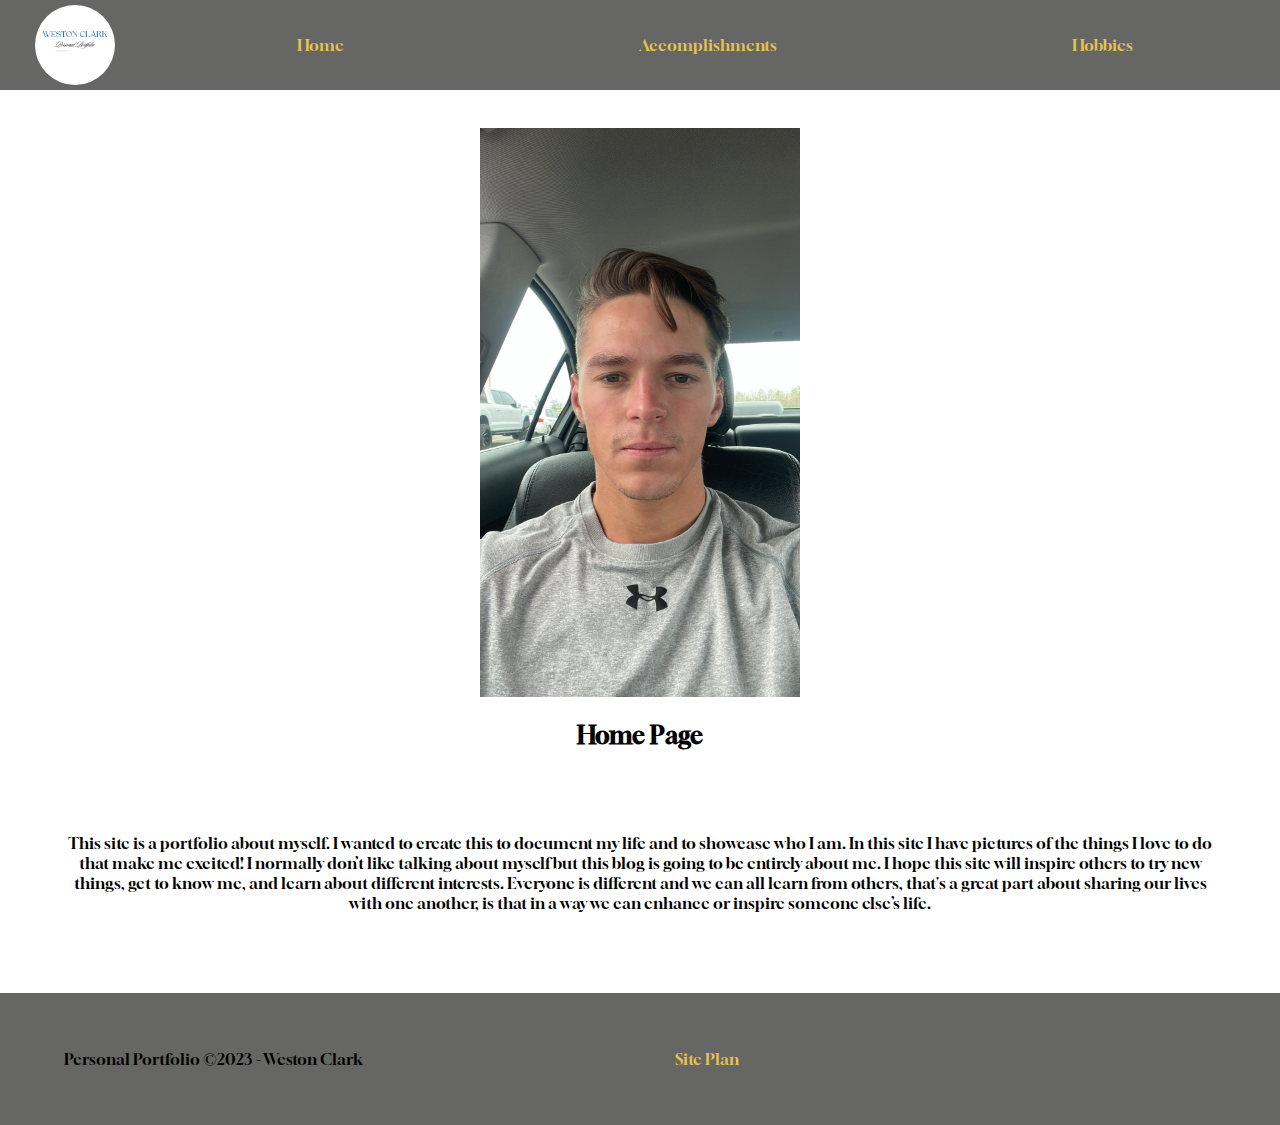
<file: index.html>
<!DOCTYPE html>
<html lang="en">

<head>
    <link rel="stylesheet" href="styles/portfolio.css">
    <meta charset="UTF-8">
    <meta http-equiv="X-UA-Compatible" content="IE=edge">
    <meta name="viewport" content="width=device-width, initial-scale=1.0">
    <title>Portfolio| Weston Clark |</title>
</head>

<body>
    <div id="content">
        <header>
            <a id="logo_link" href="index.html">
                <img class="logo" src="images/westonclark.png" alt="logo">
            </a>
            <nav>
                <a href="#">Home</a>
                <a href="accomplishments.html">Accomplishments</a>
                <a href="hobbies.html">Hobbies</a>
            </nav>
        </header>
        <main class="home-main">
            <img id="clark" src="images/westonclark.jpg" alt="Weston Clark">
            <h2 id="home">Home Page</h2>
            <p>This site is a portfolio about myself. I wanted to create this to document my life and to showcase who I
                am. In this site I have pictures of the things I love to do that make me excited! I normally don’t like
                talking about myself but this blog is going to be entirely about me. I hope this site will inspire
                others to try new things, get to know me, and learn about different interests. Everyone is different and
                we can all learn from others, that's a great part about sharing our lives with one another, is that in a
                way we can enhance or inspire someone else’s life.</p>
        </main>
        <footer>
            <p>Personal Portfolio &copy;2023 - Weston Clark</p>
            <p><a href="site-plan.html">Site Plan</a></p>
        </footer>
    </div>
</body>
</html>
</file>
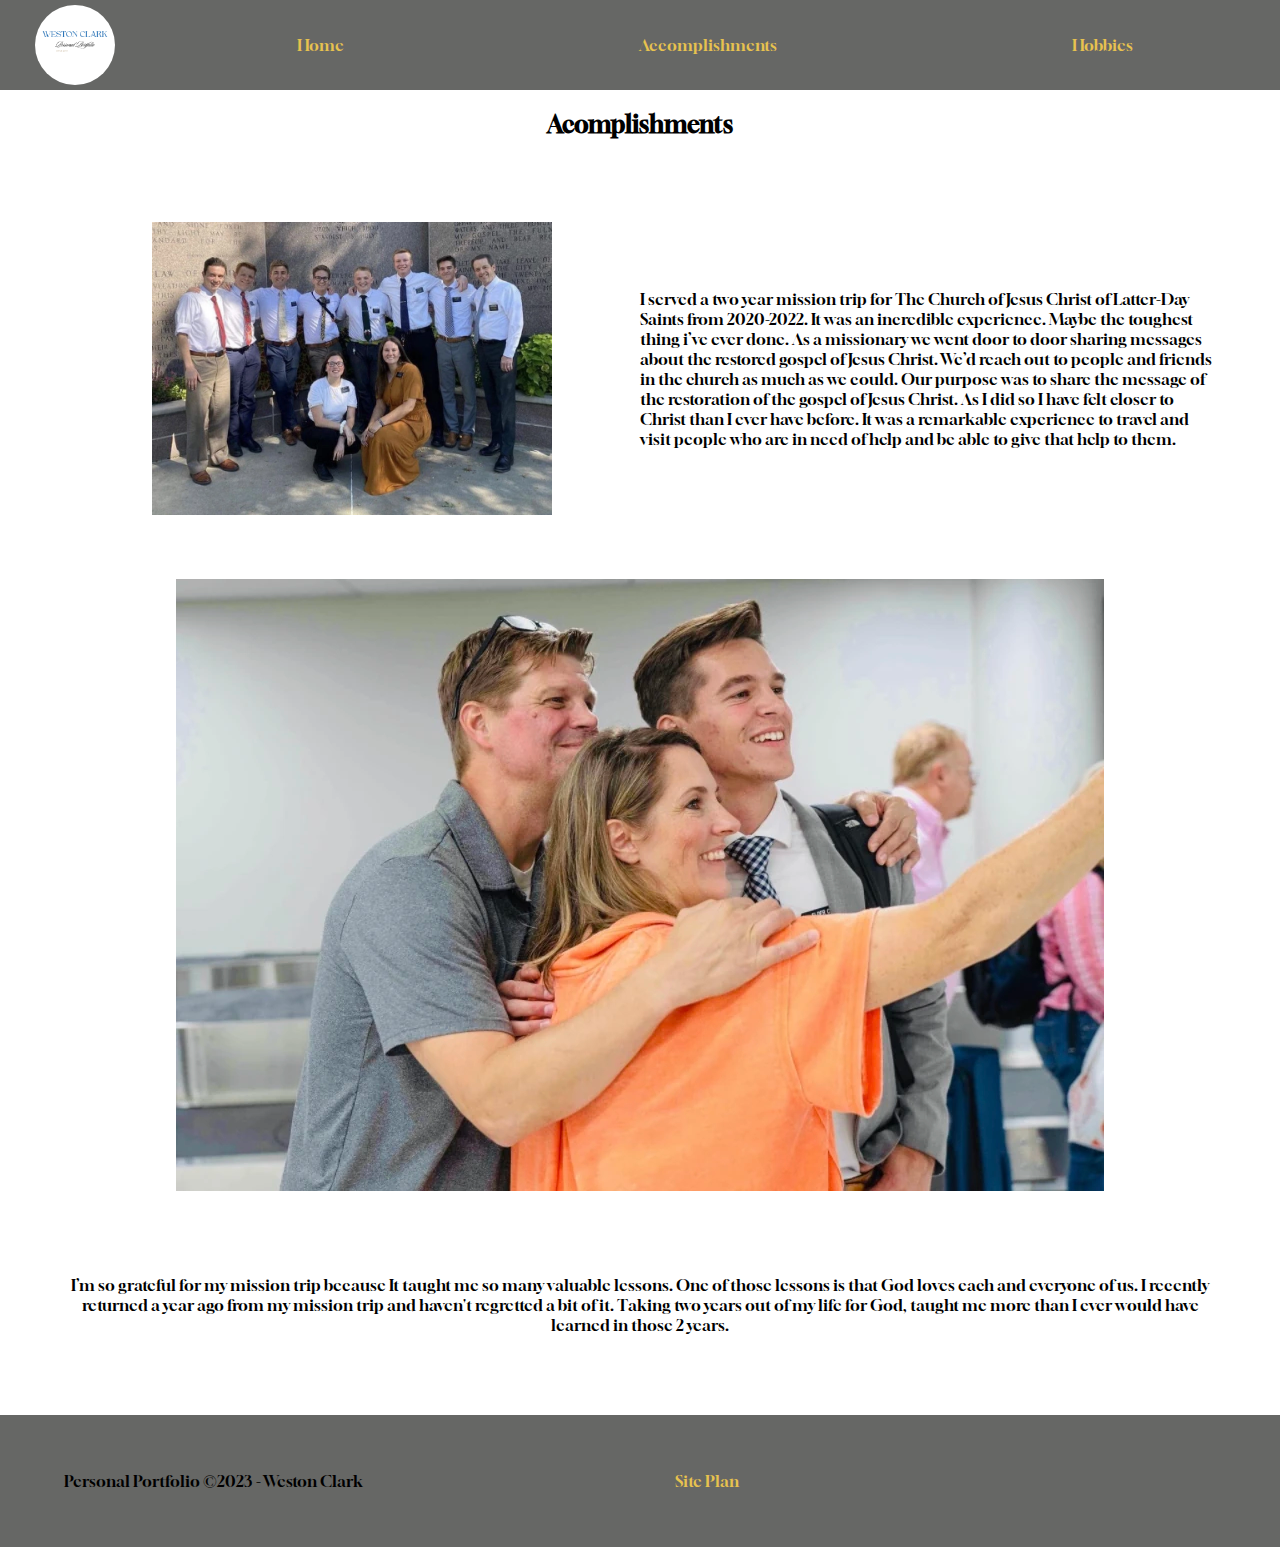
<file: accomplishments.html>
<!DOCTYPE html>
<html lang="en">

<head>
    <meta charset="UTF-8">
    <meta name="viewport" content="width=device-width, initial-scale=1.0">
    <title>Document</title>
    <link rel="stylesheet" href="styles/portfolio.css">
</head>

<body>
    <div id="content">
        <header>
            <a id="logo_link" href="index.html">
                <img class="logo" src="images/westonclark.png" alt="logo">
            </a>
            <nav>
                <a href="index.html">Home</a>
                <a href="accomplishments.html">Accomplishments</a>
                <a href="hobbies.html">Hobbies</a>
            </nav>
        </header>
        <main class="acc-main">
        <h2>Acomplishments</h2>
        <div class="mission">
            <img src="images/mission.webp" alt="mission photo" class="float-left" width="400">
            <p>I served a two year mission trip for The Church of Jesus Christ of Latter-Day Saints from 2020-2022. It was an
                incredible experience. Maybe the toughest thing i’ve ever done. As a missionary we went door to door sharing
                messages about the restored gospel of Jesus Christ. We’d reach out to people and friends in the church as much
                as we
                could. Our purpose was to share the message of the restoration of the gospel of Jesus Christ. As I did so I have
                felt closer to Christ than I ever have before. It was a remarkable experience to travel and visit people who are
                in
                need of help and be able to give that help to them.
            </p>    
        </div>
        <div class="return">
            <img src="images/mission2.webp" alt="Mission photo" class="float-right">
            <p> I’m so grateful for my mission trip because It taught me so many valuable lessons. One of those lessons is that
                God
                loves each and everyone of us. I recently returned a year ago from my mission trip and haven't regretted a bit
                of
                it. Taking two years out of my life for God, taught me more than I ever would have learned in those 2 years.
            </p>
        </div>
        </main>
        <footer>
            <p>Personal Portfolio &copy;2023 - Weston Clark</p>
            <p><a href="site-plan.html">Site Plan</a></p>
        </footer>
        
    </div>
</body>
</html>
</file>
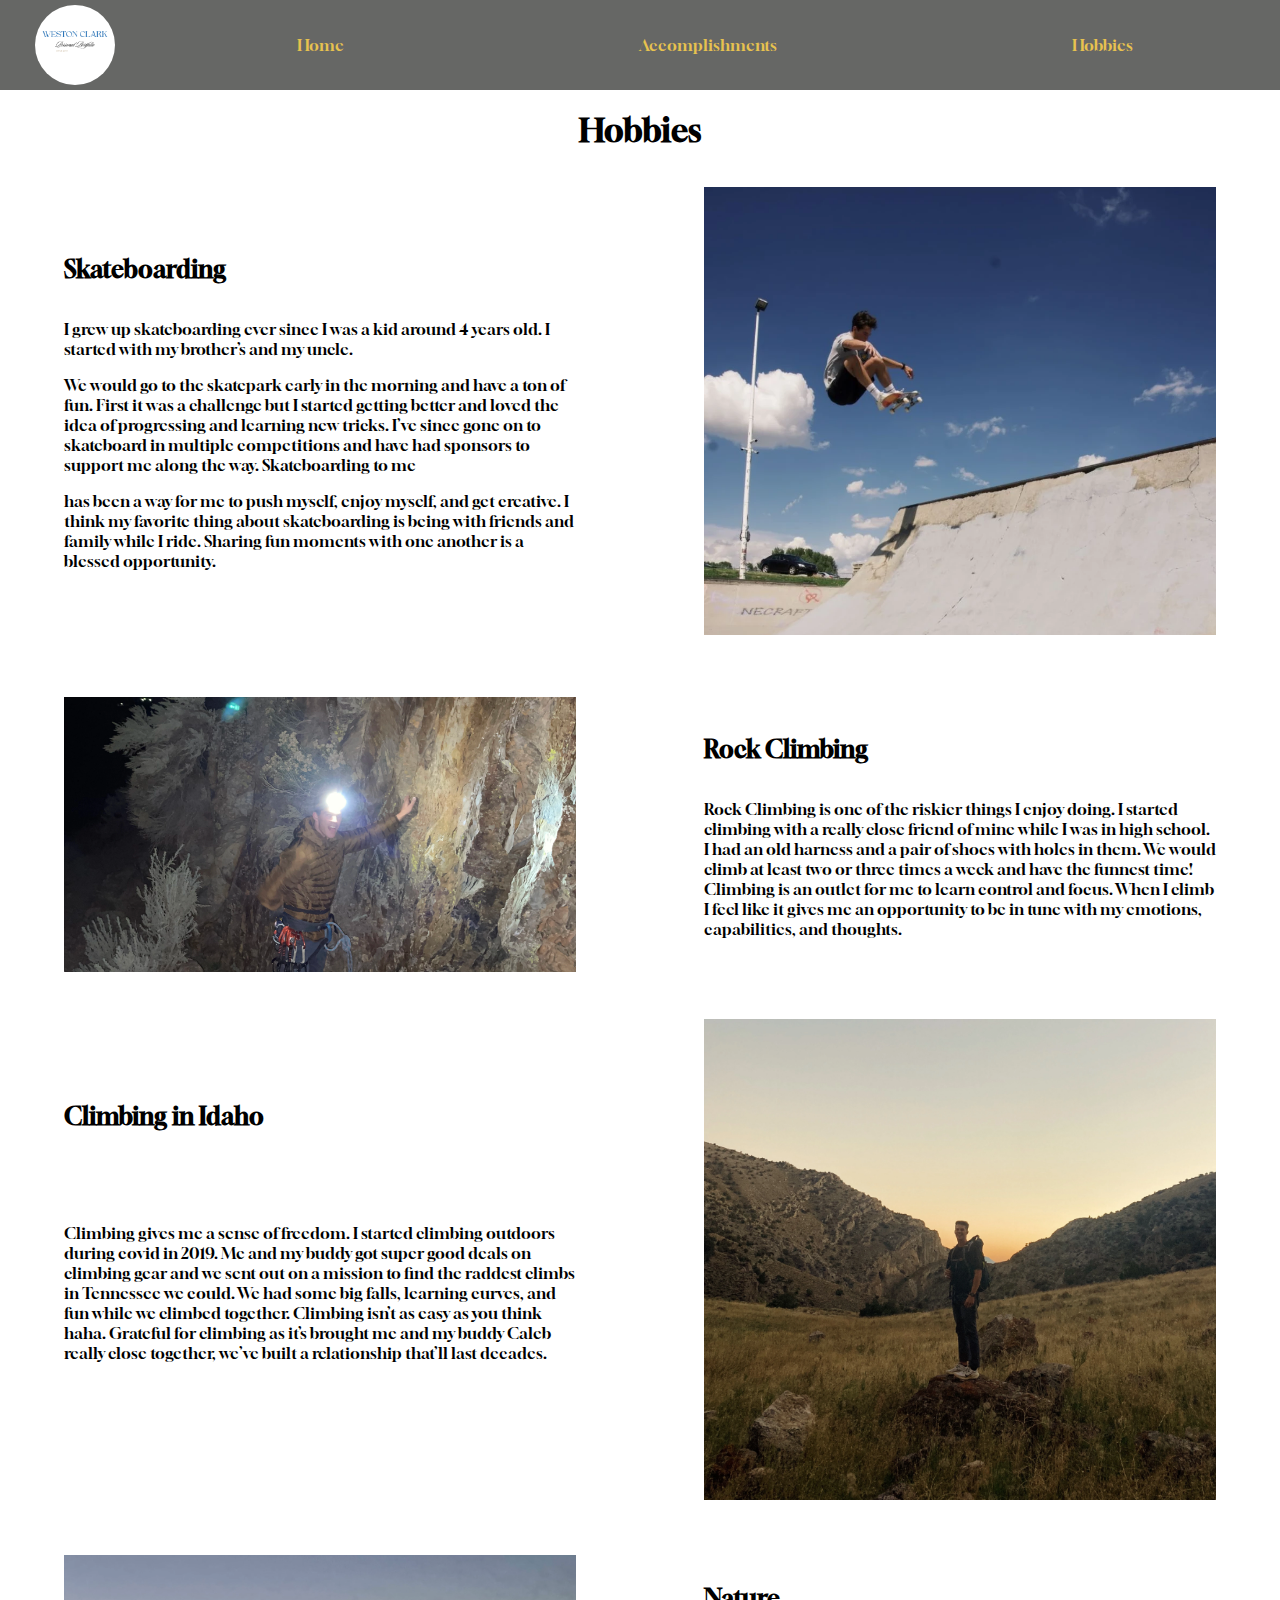
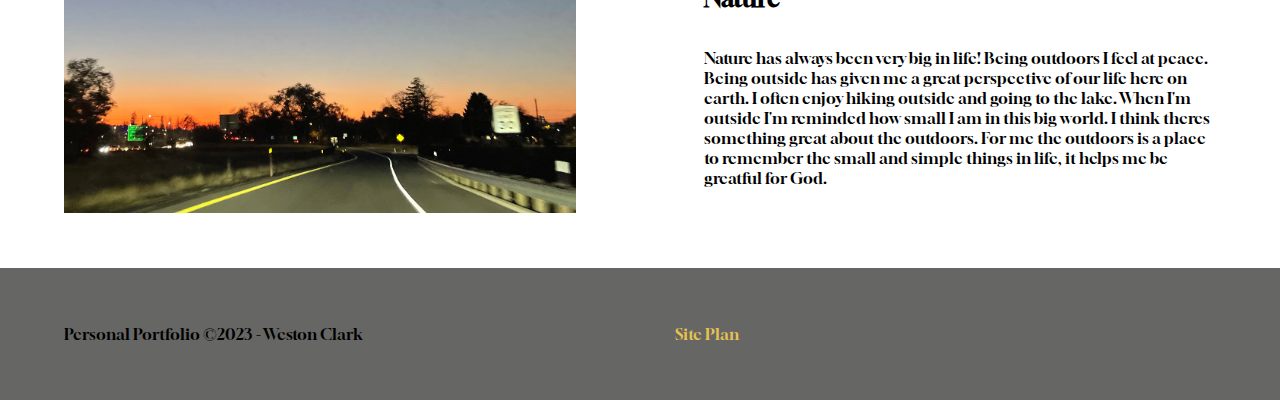
<file: hobbies.html>
<!DOCTYPE html>
<html lang="en">

<head>
    <link rel="stylesheet" href="styles/portfolio.css">
    <meta charset="UTF-8">
    <meta http-equiv="X-UA-Compatible" content="IE=edge">
    <meta name="viewport" content="width=device-width, initial-scale=1.0">
    <title>Portfolio| Weston Clark |</title>
</head>

<body>
    <div id="content">
        <header>
            <a id="logo_link" href="index.html">
                <img class="logo" src="images/westonclark.png" alt="logo">
            </a>
            <nav>
                <a href="index.html">Home</a>
                <a href="accomplishments.html">Accomplishments</a>
                <a href="hobbies.html">Hobbies</a>
            </nav>
        </header>
        <main class="hobb-main">
            <h1>Hobbies</h1>
            <section class="hobby">
                <h2>Skateboarding</h2>
                <div class="info">
                    <p>I grew up skateboarding ever since I was a kid around 4 years old. I started with my brother’s and my
                        uncle.
                    </p>
                    <p>
                        We would go to the skatepark early in the morning and have a ton of fun. First it was a challenge but I
                        started getting better and loved the idea of progressing and learning new tricks. I’ve since gone on to
                        skateboard in multiple competitions and have had sponsors to support me along the way. Skateboarding to
                        me
                    </p>
                    <p>
                        has been a way for me to push myself, enjoy myself, and get creative. I think my favorite thing about
                        skateboarding is being with friends and family while I ride. Sharing fun moments with one another is a
                        blessed opportunity.
                    </p>
                </div>
                <img src="images/skateboard.webp" alt="skateboarding" class="float-right" width="400">
            </section>
            <section class="hobby">
                <h2>Rock Climbing</h2>
                <div class="info">
                    <p>Rock Climbing is one of the riskier things I enjoy doing. I started climbing with a really close
                        friend
                        of mine while I was in high school. I had an old harness and a pair of shoes with holes in them. We
                        would climb at least two or three times a week and have the funnest time! Climbing is an outlet for
                        me
                        to learn control and focus. When I climb I feel like it gives me an opportunity to be in tune with
                        my
                        emotions, capabilities, and thoughts.
                    </p>
                </div>
                <img class="reverse" src="images/climb.webp" alt="rock climbing" class="float-left">
            </section>
            <section class="hobby">
                <h2>Climbing in Idaho</h2>
                <div class="info">
                    <p> Climbing gives me a sense of freedom. I started climbing outdoors during covid in 2019. Me and my buddy
                        got
                        super good deals on climbing gear and we sent out on a mission to find the raddest climbs in Tennessee
                        we
                        could. We had some big falls, learning curves, and fun while we climbed together. Climbing isn’t as easy
                        as
                        you think haha. Grateful for climbing as it’s brought me and my buddy Caleb really close together, we’ve
                        built a relationship that’ll last decades.</p>
                    </div>
                    <img src="images/homepage.webp" alt="climbing outdoors" width="400">
            </section>
            <section class="hobby ">
                <h2>Nature</h2>
                <div class="info">
                    <p>Nature has always been very big in life! Being outdoors I feel at peace. Being outside has given me a
                        great
                        perspective of our life here on earth. I often enjoy hiking outside and going to the lake. When I'm
                        outside
                        I'm reminded how small I am in this big world. I think theres something great about the outdoors. For me
                        the
                        outdoors is a place to remember the small and simple things in life, it helps me be greatful for God.
                    </p>
                </div>
                <img class="reverse" src="images/sunsetdrive.webp" alt="sunset drive">
            </section>
        </main>
        <footer>
            <p>Personal Portfolio &copy;2023 - Weston Clark</p>
            <p><a href="site-plan.html">Site Plan</a></p>
        </footer>
    </div>
</body>
</file>
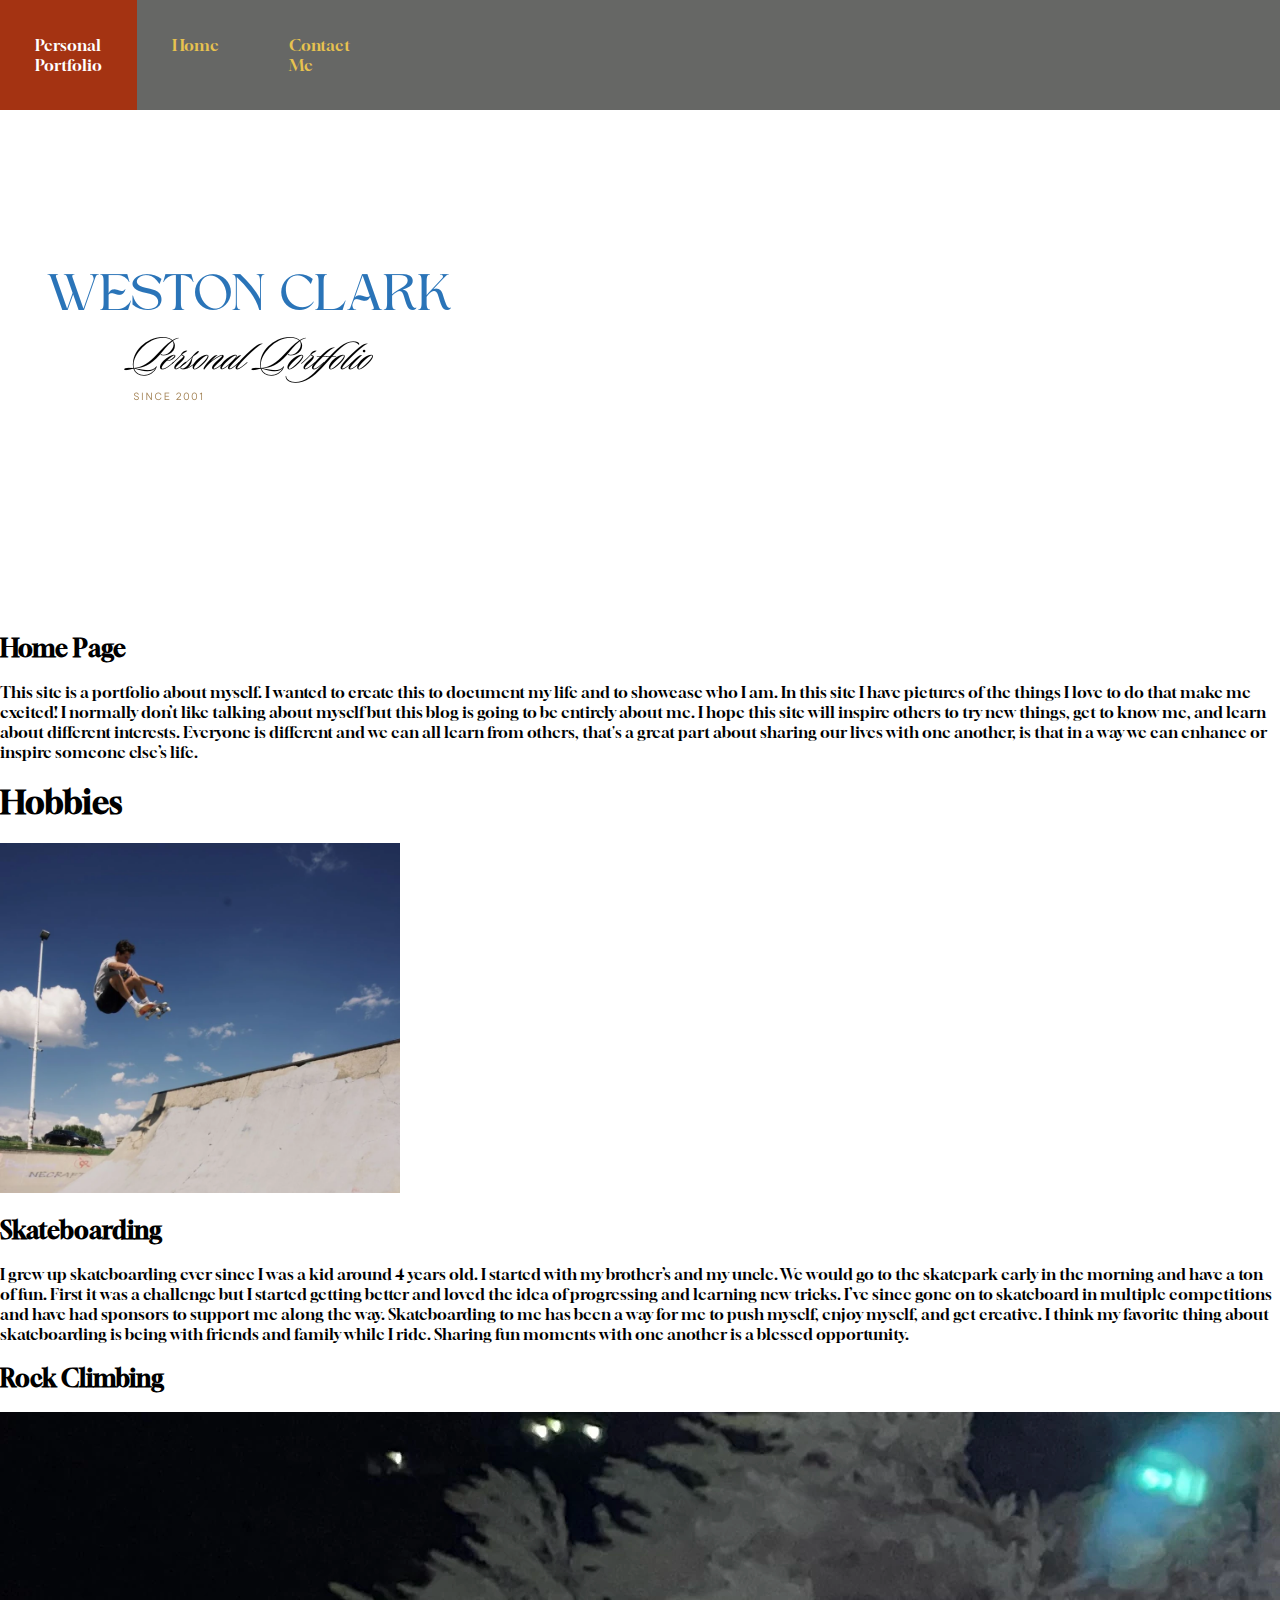
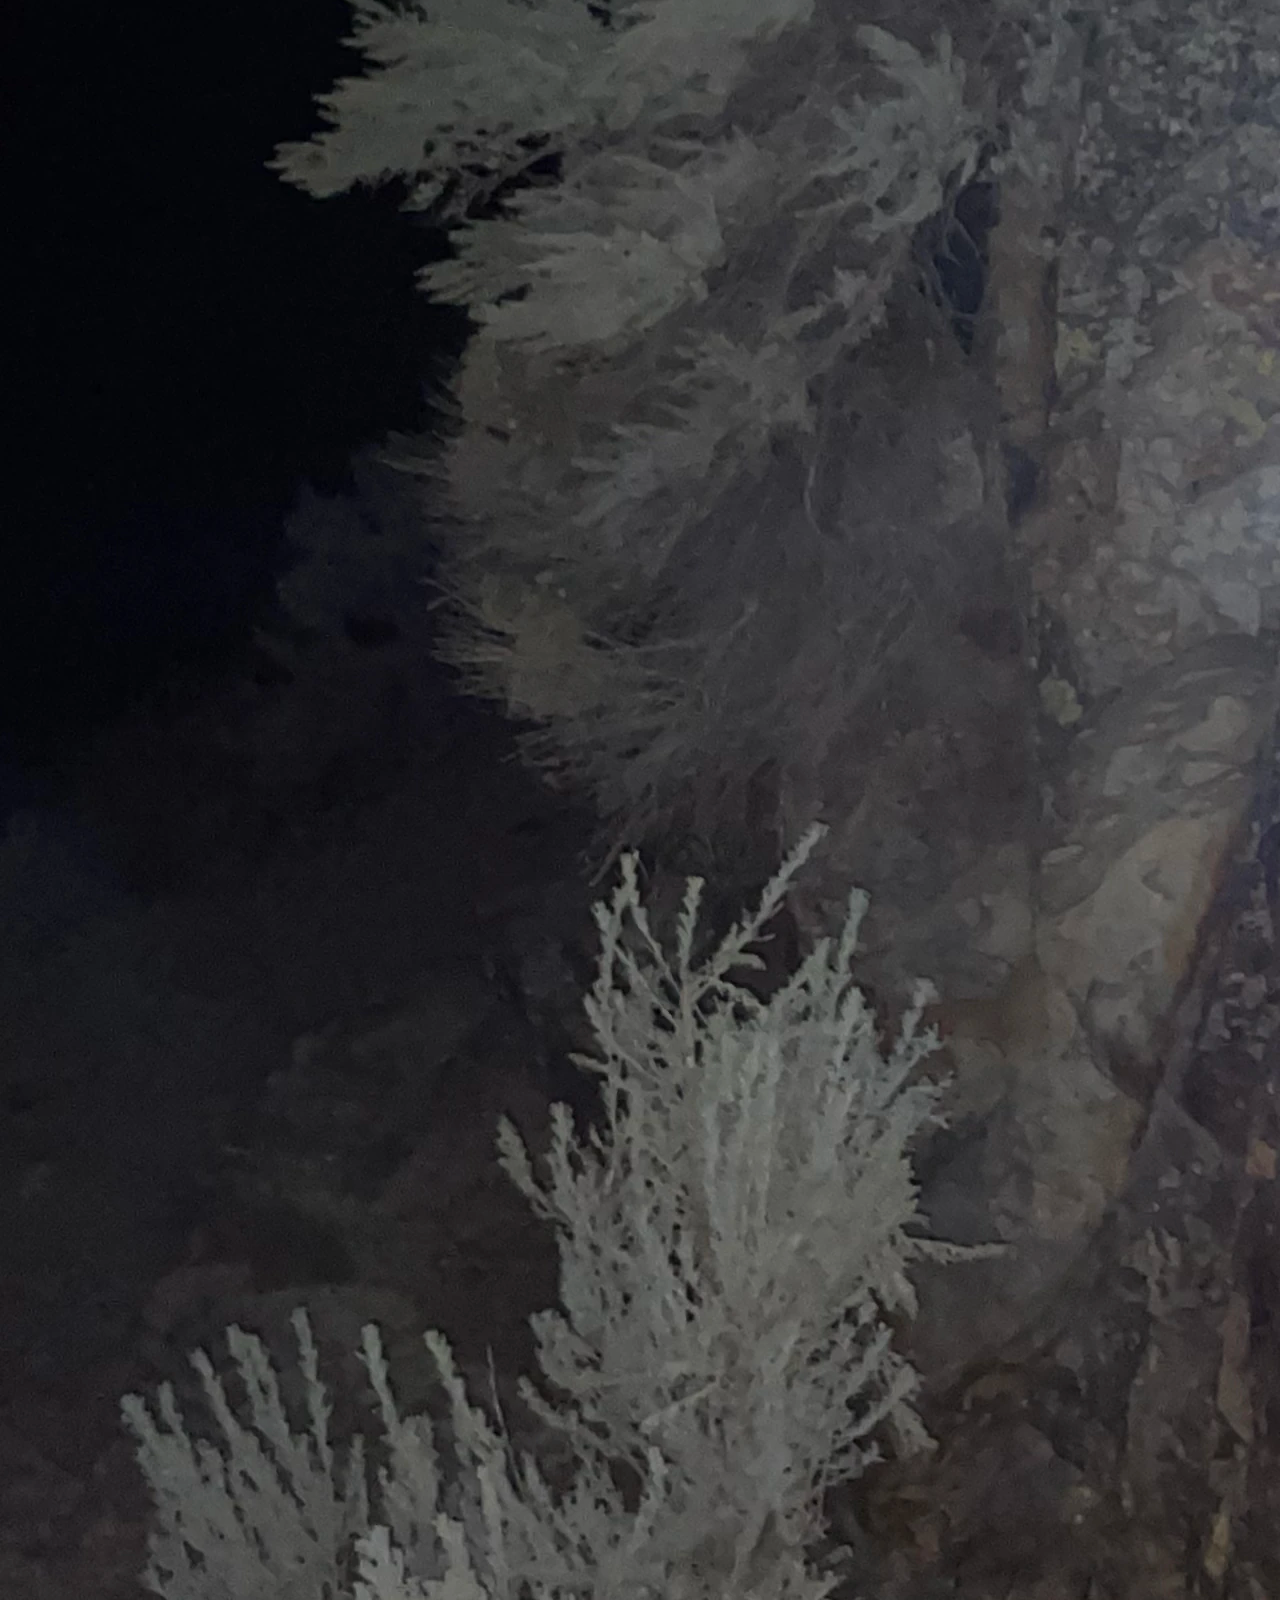
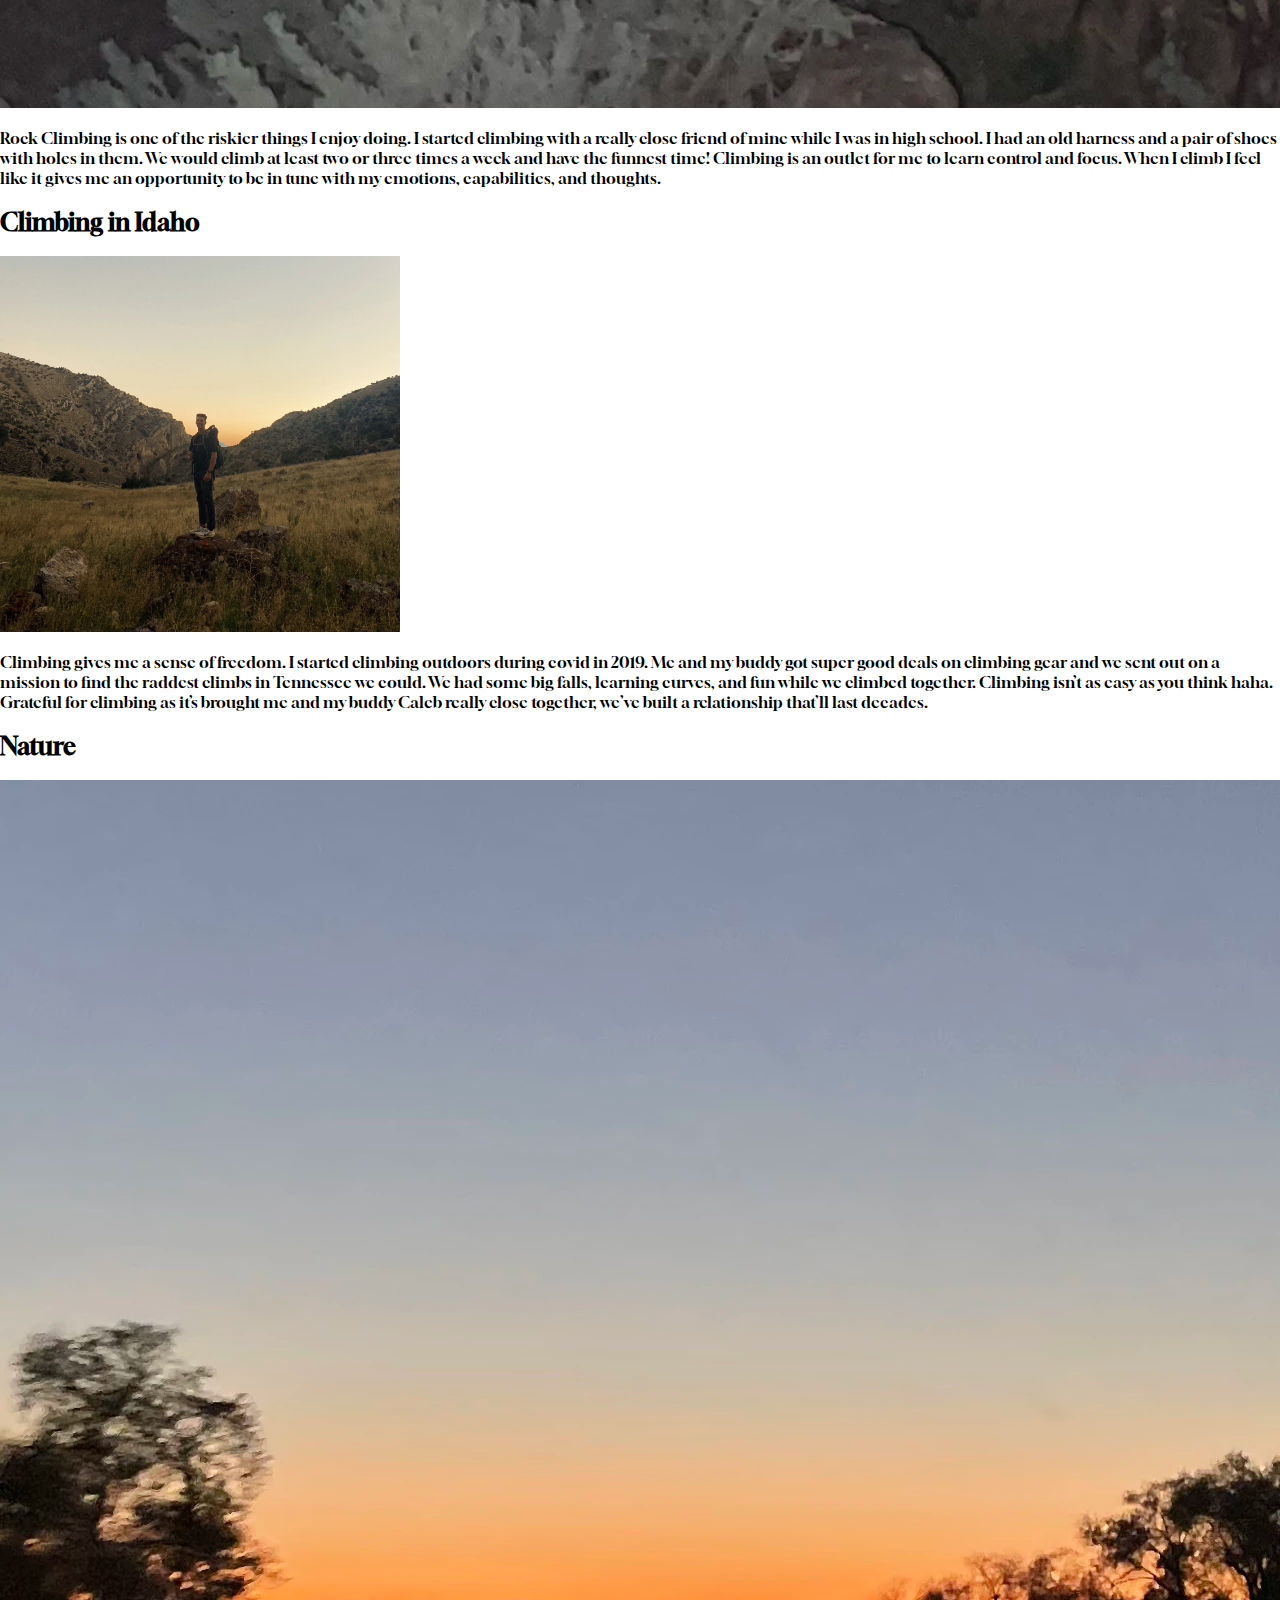
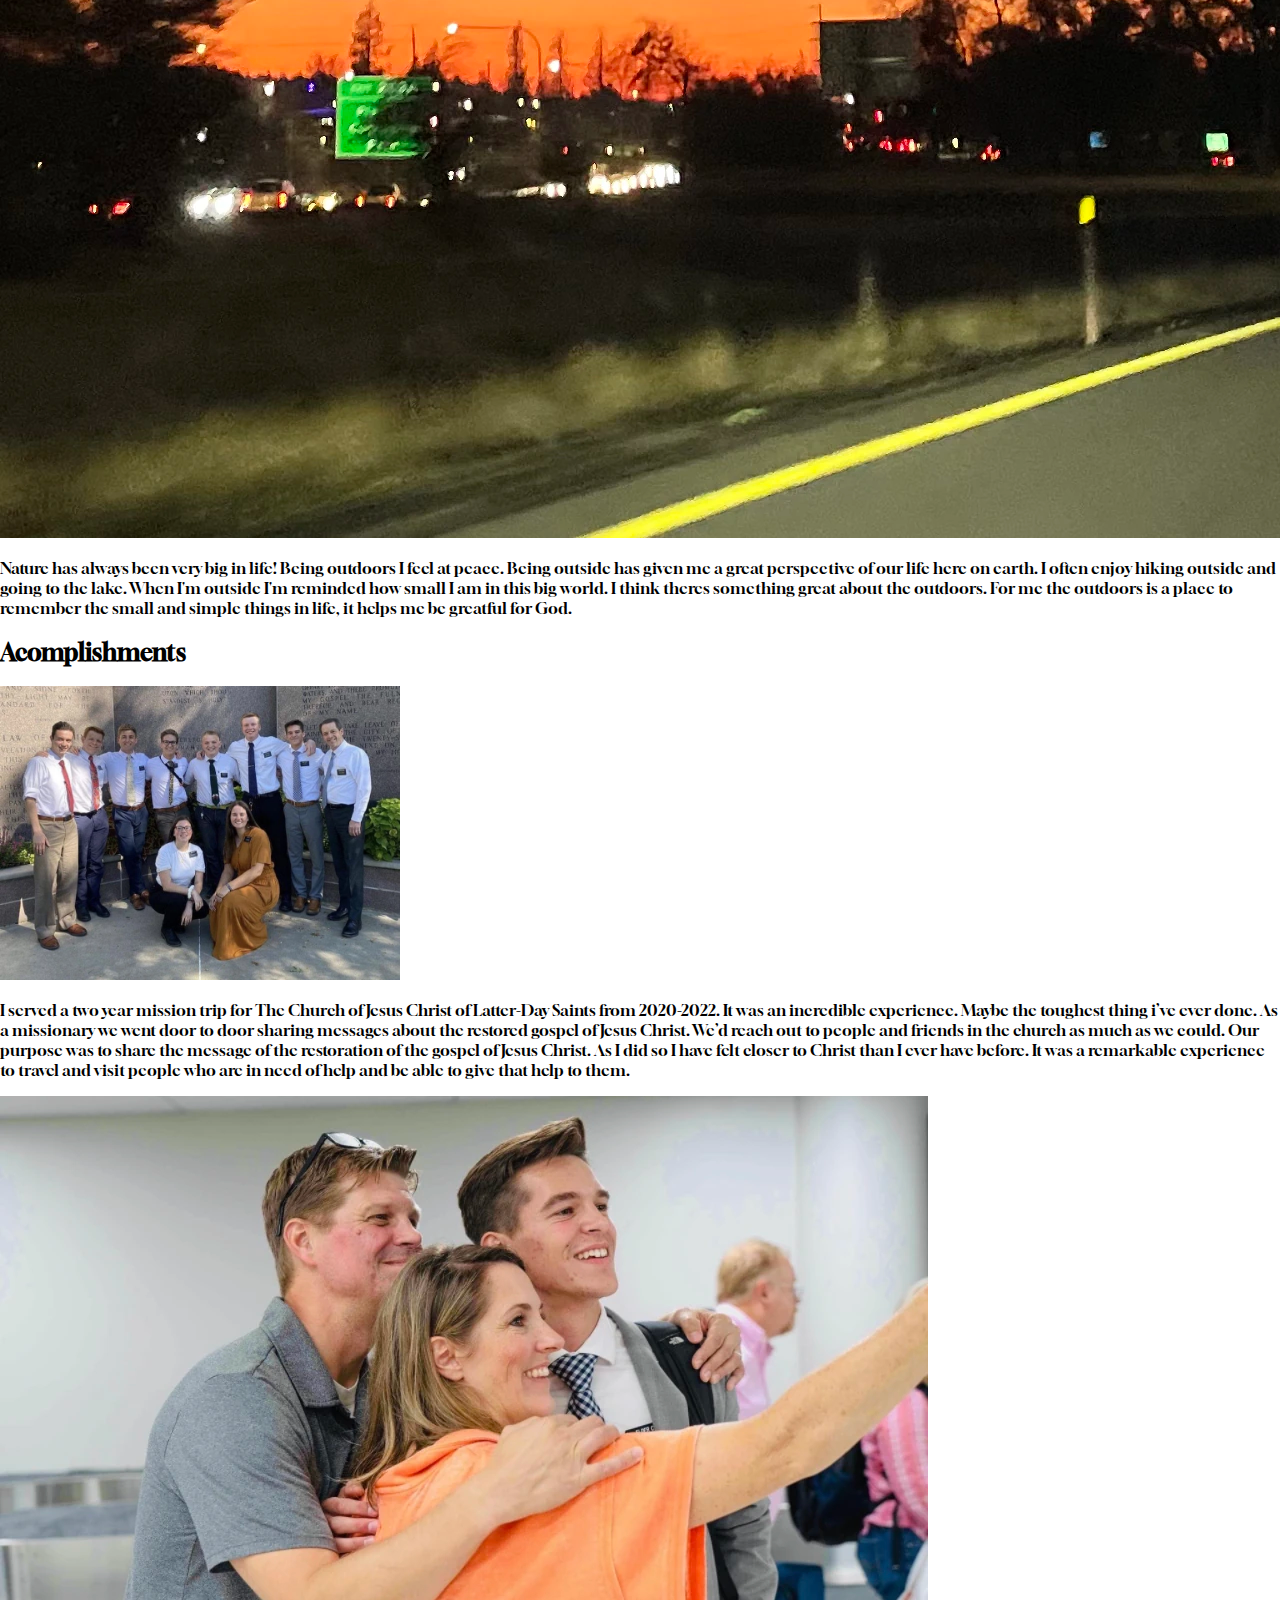
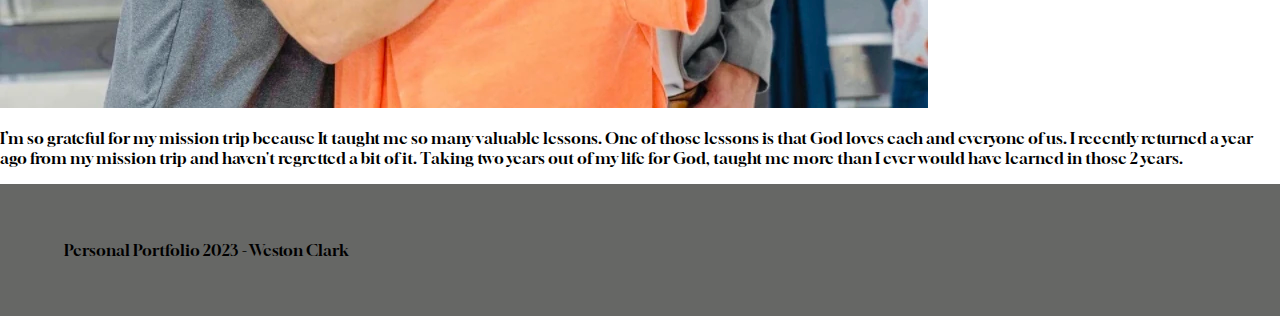
<file: portfolio.html>
<!DOCTYPE html>
<html lang="en">

<head>
    <link rel="stylesheet" href="styles/portfolio.css">
    <meta charset="UTF-8">
    <meta http-equiv="X-UA-Compatible" content="IE=edge">
    <meta name="viewport" content="width=device-width, initial-scale=1.0">
    <title>Portfolio| Weston Clark |</title>
</head>
<body>
    <div id="content">
        <header>
            <nav>
                <a href="index.html"> Personal Portfolio</a>
                <a href="#">Home</a>
                <a href="Contactus.html">Contact Me</a>
            </nav>
        </header>
        <main>
            <img src="images/westonclark.png" alt="Weston Clark" id="logo">
            <h2 id="home" >Home Page</h2>
            <p>This site is a portfolio about myself. I wanted to create this to document my life and to showcase who I am. In this site I have pictures of the things I love to do that make me excited! I normally don’t like talking about myself but this blog is going to be entirely about me. I hope this site will inspire others to try new things, get to know me, and learn about different interests. Everyone is different and we can all learn from others, that's a great part about sharing our lives with one another, is that in a way we can enhance or inspire someone else’s life.</p>
            <h1>Hobbies</h1>
            <img src="images/skateboard.webp" alt="skateboarding" class="float-right" width="400">
            <h2>Skateboarding
            </h2>
            <p>I grew up skateboarding ever since I was a kid around 4 years old. I started with my brother’s and my uncle. We would go to the skatepark early in the morning and have a ton of fun. First it was a challenge but I started getting better and loved the idea of progressing and learning new tricks. I’ve since gone on to skateboard in multiple competitions and have had sponsors to support me along the way. Skateboarding to me has been a way for me to push myself, enjoy myself, and get creative. I think my favorite thing about skateboarding is being with friends and family while I ride. Sharing fun moments with one another is a blessed opportunity.</p>
            <div class="Desolation">
                <h2>Rock Climbing</h2>
                <img src="images/climb.webp" alt="rock climbing" class="float-left">
                <p>Rock Climbing is one of the riskier things I enjoy doing. I started climbing with a really close friend of mine while I was in high school. I had an old harness and a pair of shoes with holes in them. We would climb at least two or three times a week and have the funnest time! Climbing is an outlet for me to learn control and focus. When I climb I feel like it gives me an opportunity to be in tune with my emotions, capabilities, and thoughts.                
                </p>
            </div>
            <h2>Climbing in Idaho</h2>
            <img src="images/homepage.webp" alt="climbing outdoors" width="400" class="float-right">
            <p> Climbing gives me a sense of freedom. I started climbing outdoors during covid in 2019. Me and my buddy got super good deals on climbing gear and we sent out on a mission to find the raddest climbs in Tennessee we could. We had some big falls, learning curves, and fun while we climbed together. Climbing isn’t as easy as you think haha. Grateful for climbing as it’s brought me and my buddy Caleb really close together, we’ve built a relationship that’ll last decades.</p>
               <h2>Nature</h2>
                <img class="float-left" src="images/sunsetdrive.webp" alt="sunset drive">

                <p>Nature has always been very big in life! Being outdoors I feel at peace. Being outside has given me a great perspective of our life here on earth. I often enjoy hiking outside and going to the lake. When I'm outside I'm reminded how small I am in this big world. I think theres something great about the outdoors. For me the outdoors is a place to remember the small and simple things in life, it helps me be greatful for God.</p>
        <h2>Acomplishments</h2>
        <img src="images/missiion.webp" alt="mission photo" class="float-left" width="400">
        <p>I served a two year mission trip for The Church of Jesus Christ of Latter-Day Saints from 2020-2022. It was an incredible experience. Maybe the toughest thing i’ve ever done. As a missionary we went door to door sharing messages about the restored gospel of Jesus Christ. We’d reach out to people and friends in the church as much as we could. Our purpose was to share the message of the restoration of the gospel of Jesus Christ. As I did so I have felt closer to Christ than I ever have before. It was a remarkable experience to travel and visit people who are in need of help and be able to give that help to them.
        </p>
        <img src="images/mission2.webp" alt="Mission photo" class="float-right">
        <p> I’m so grateful for my mission trip because It taught me so many valuable lessons. One of those lessons is that God loves each and everyone of us. I recently returned a year ago from my mission trip and haven't regretted a bit of it. Taking two years out of my life for God, taught me more than I ever would have learned in those 2 years.
        </p>
            <footer>
                <p>Personal Portfolio 2023 - Weston Clark</p>
            </footer>
        </main>
    </div>
</body>

</html>
</file>
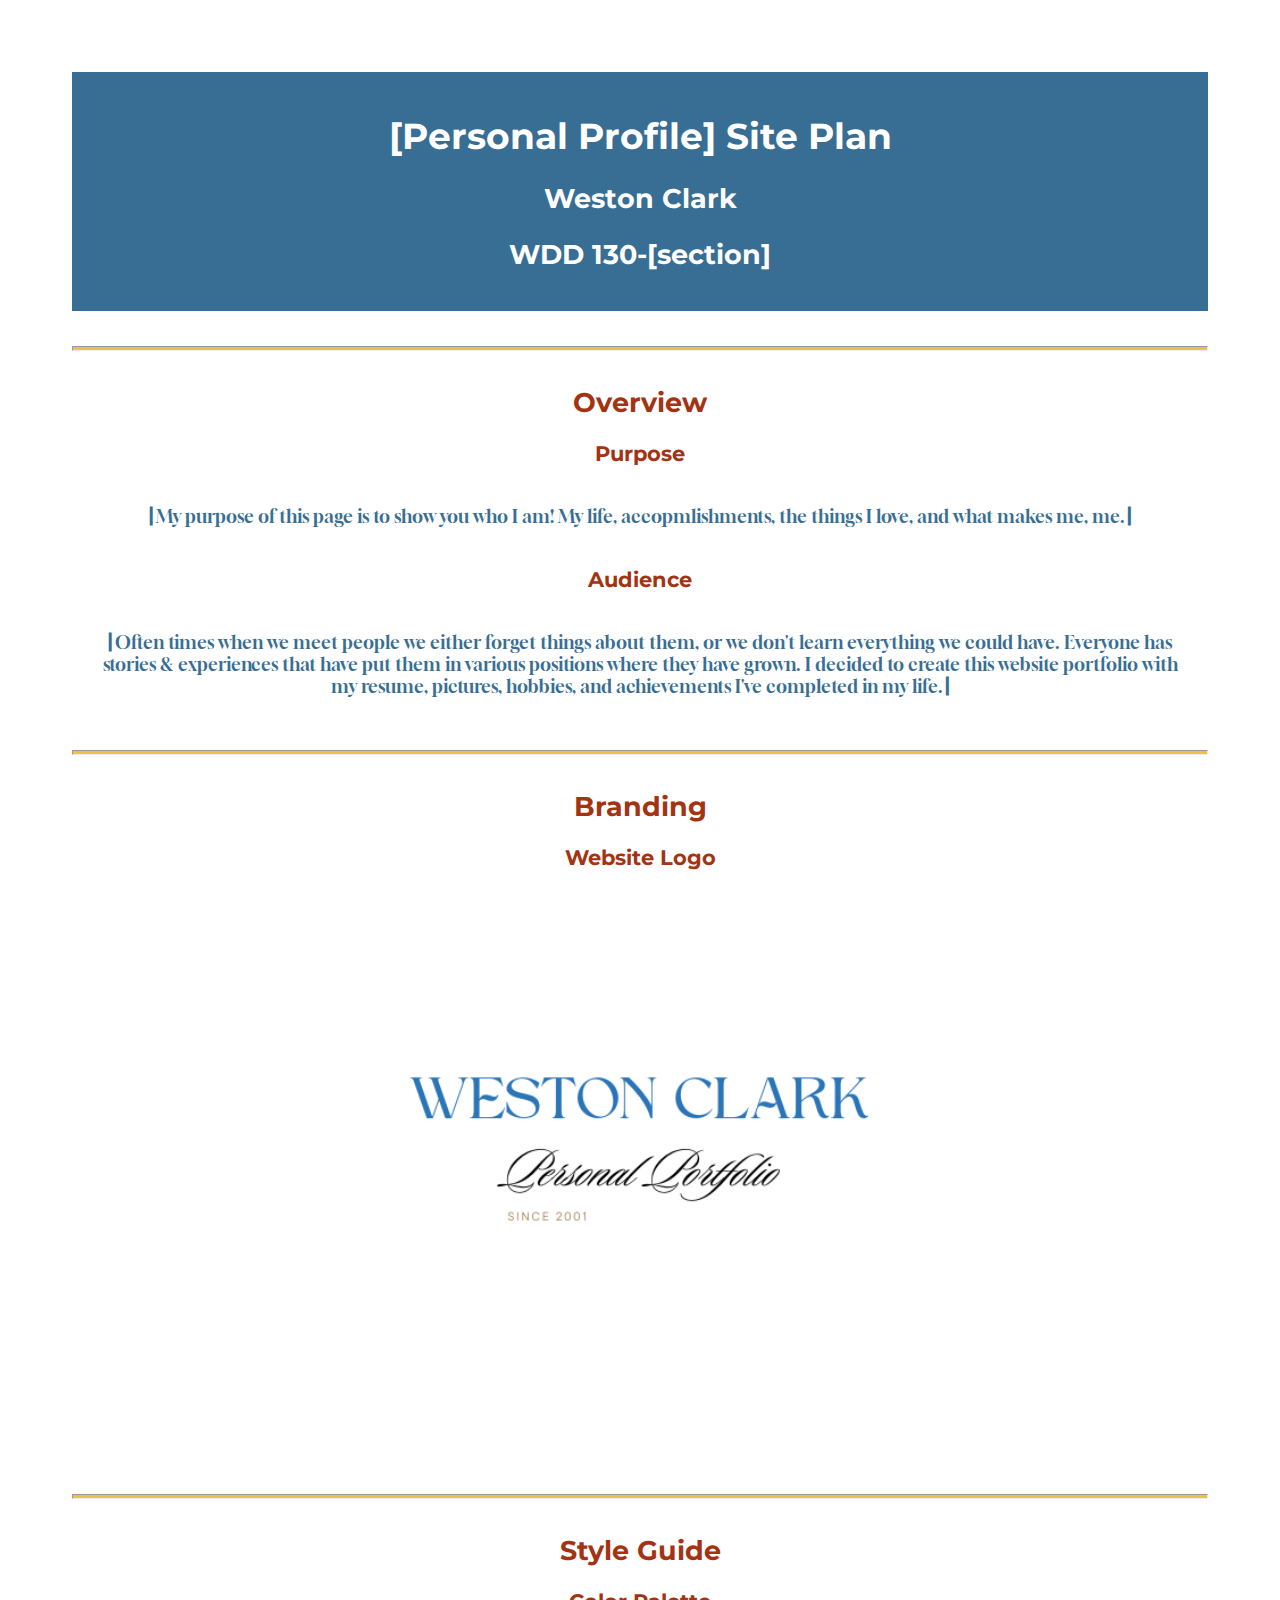
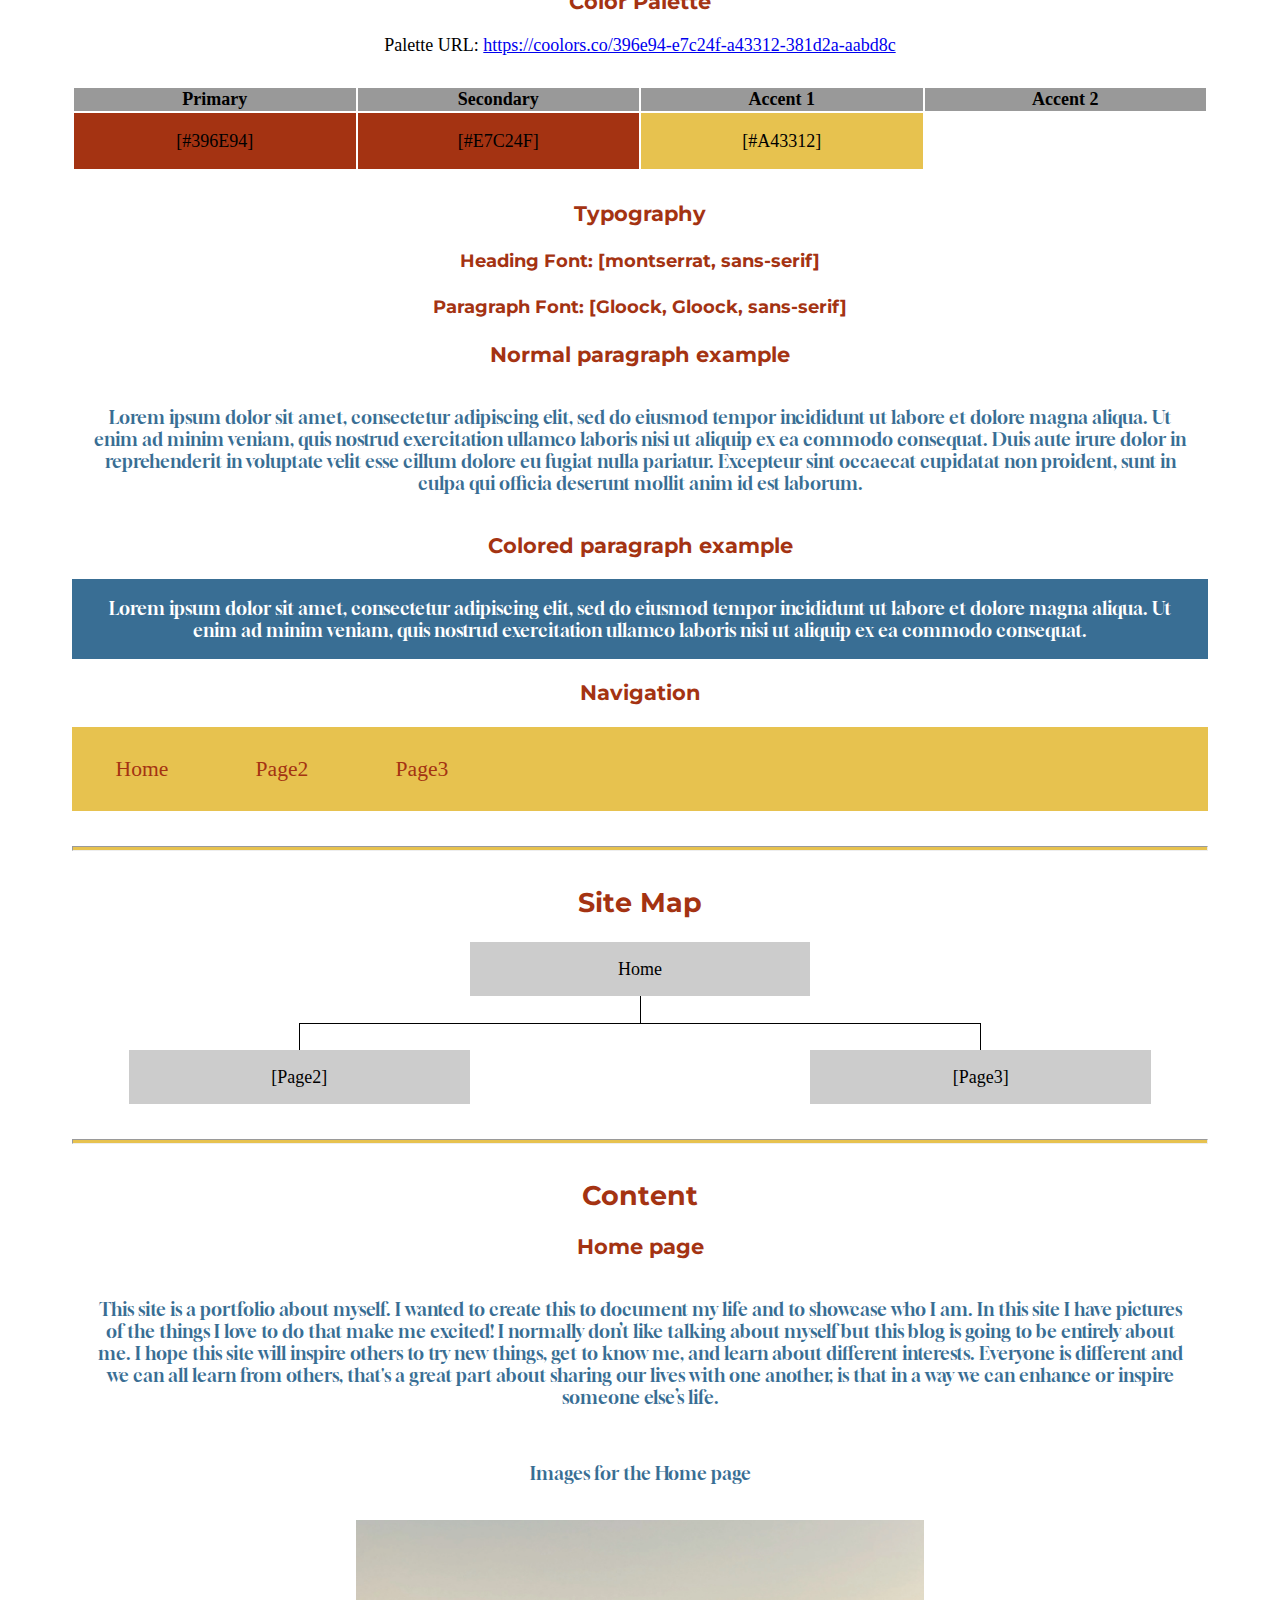
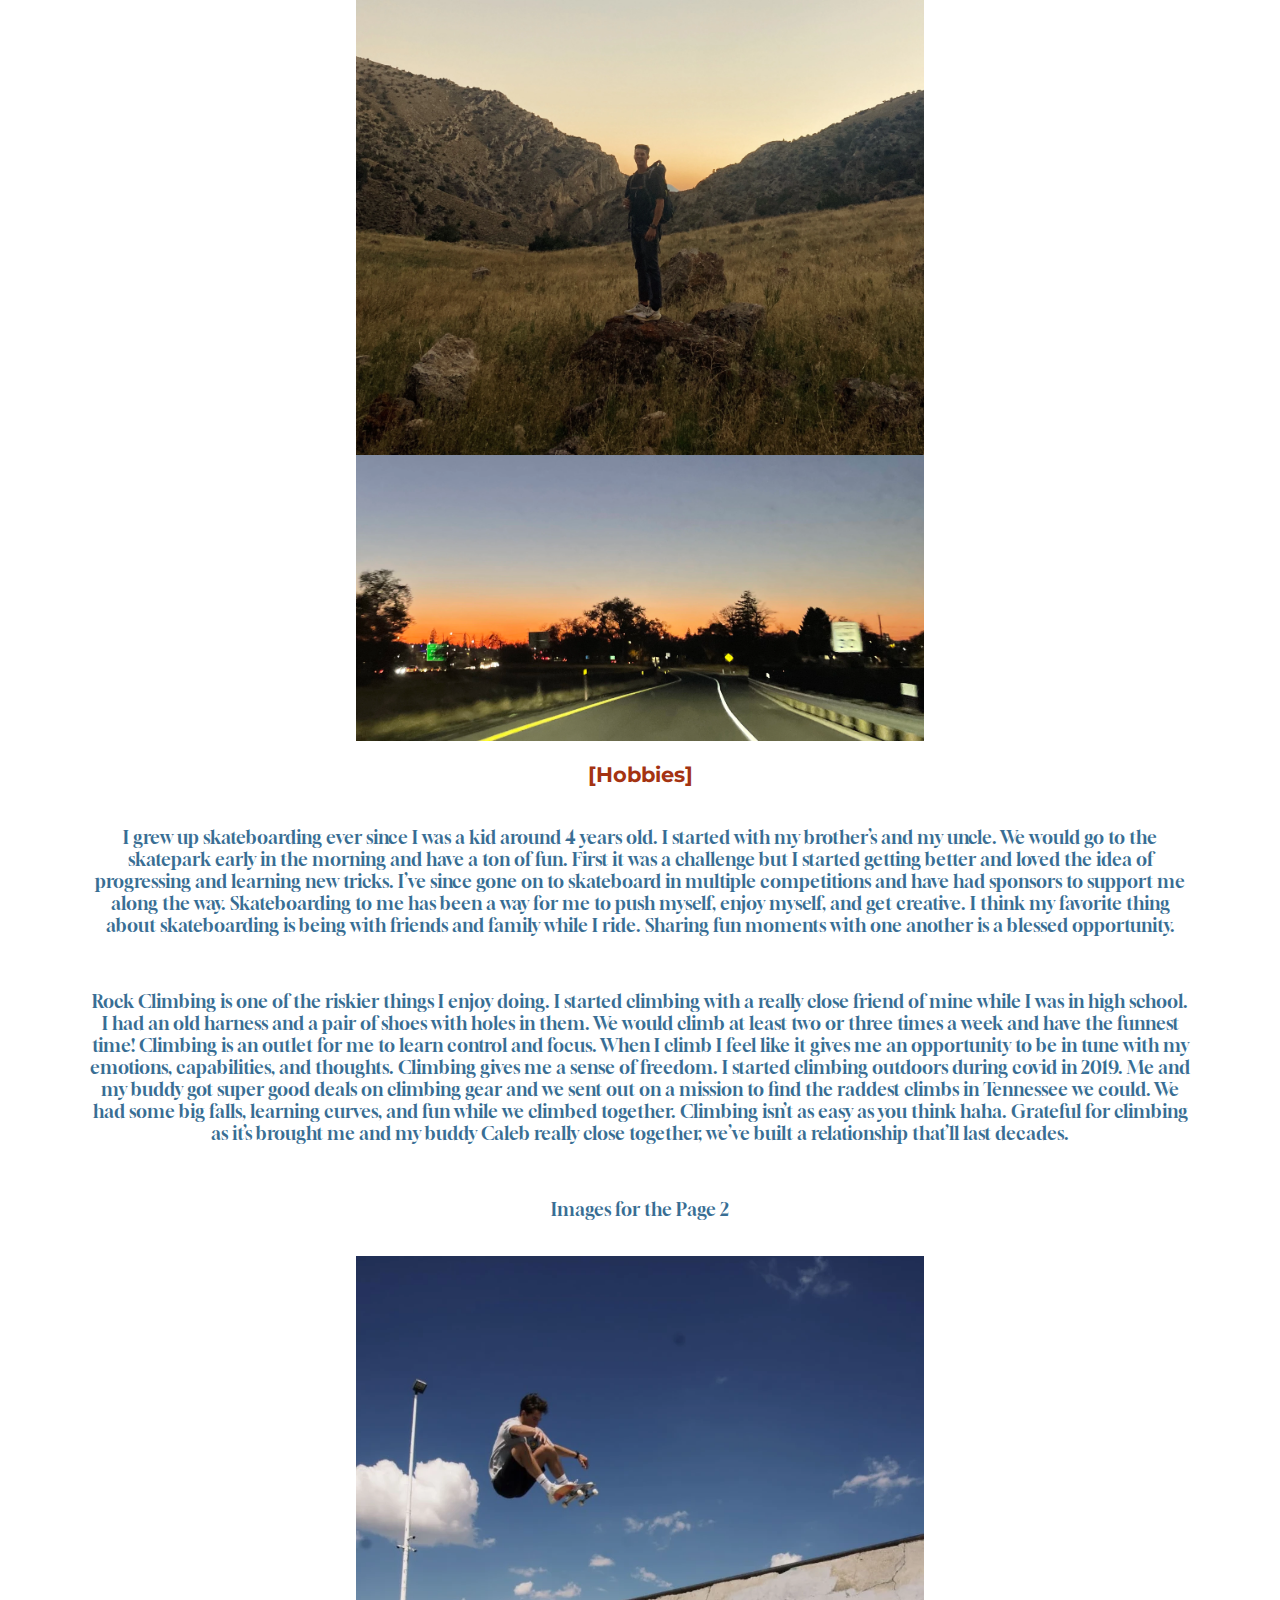
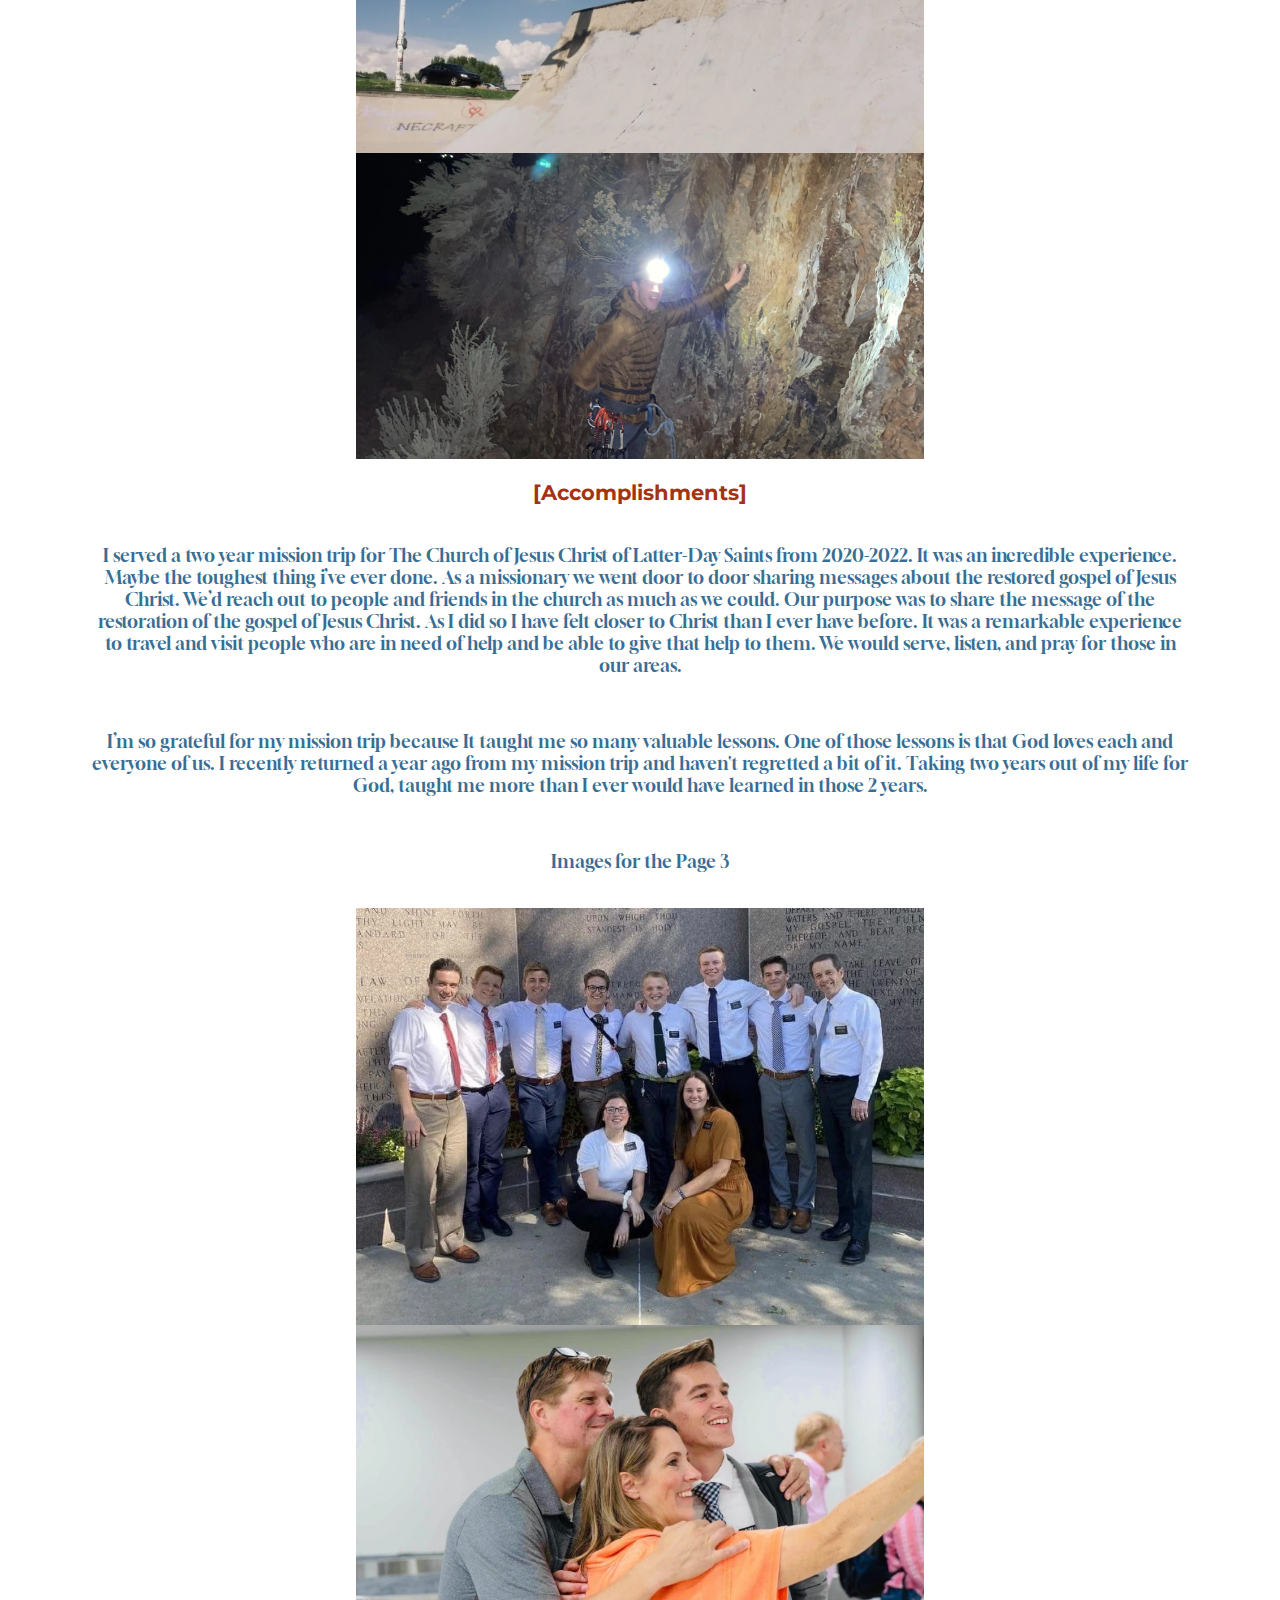
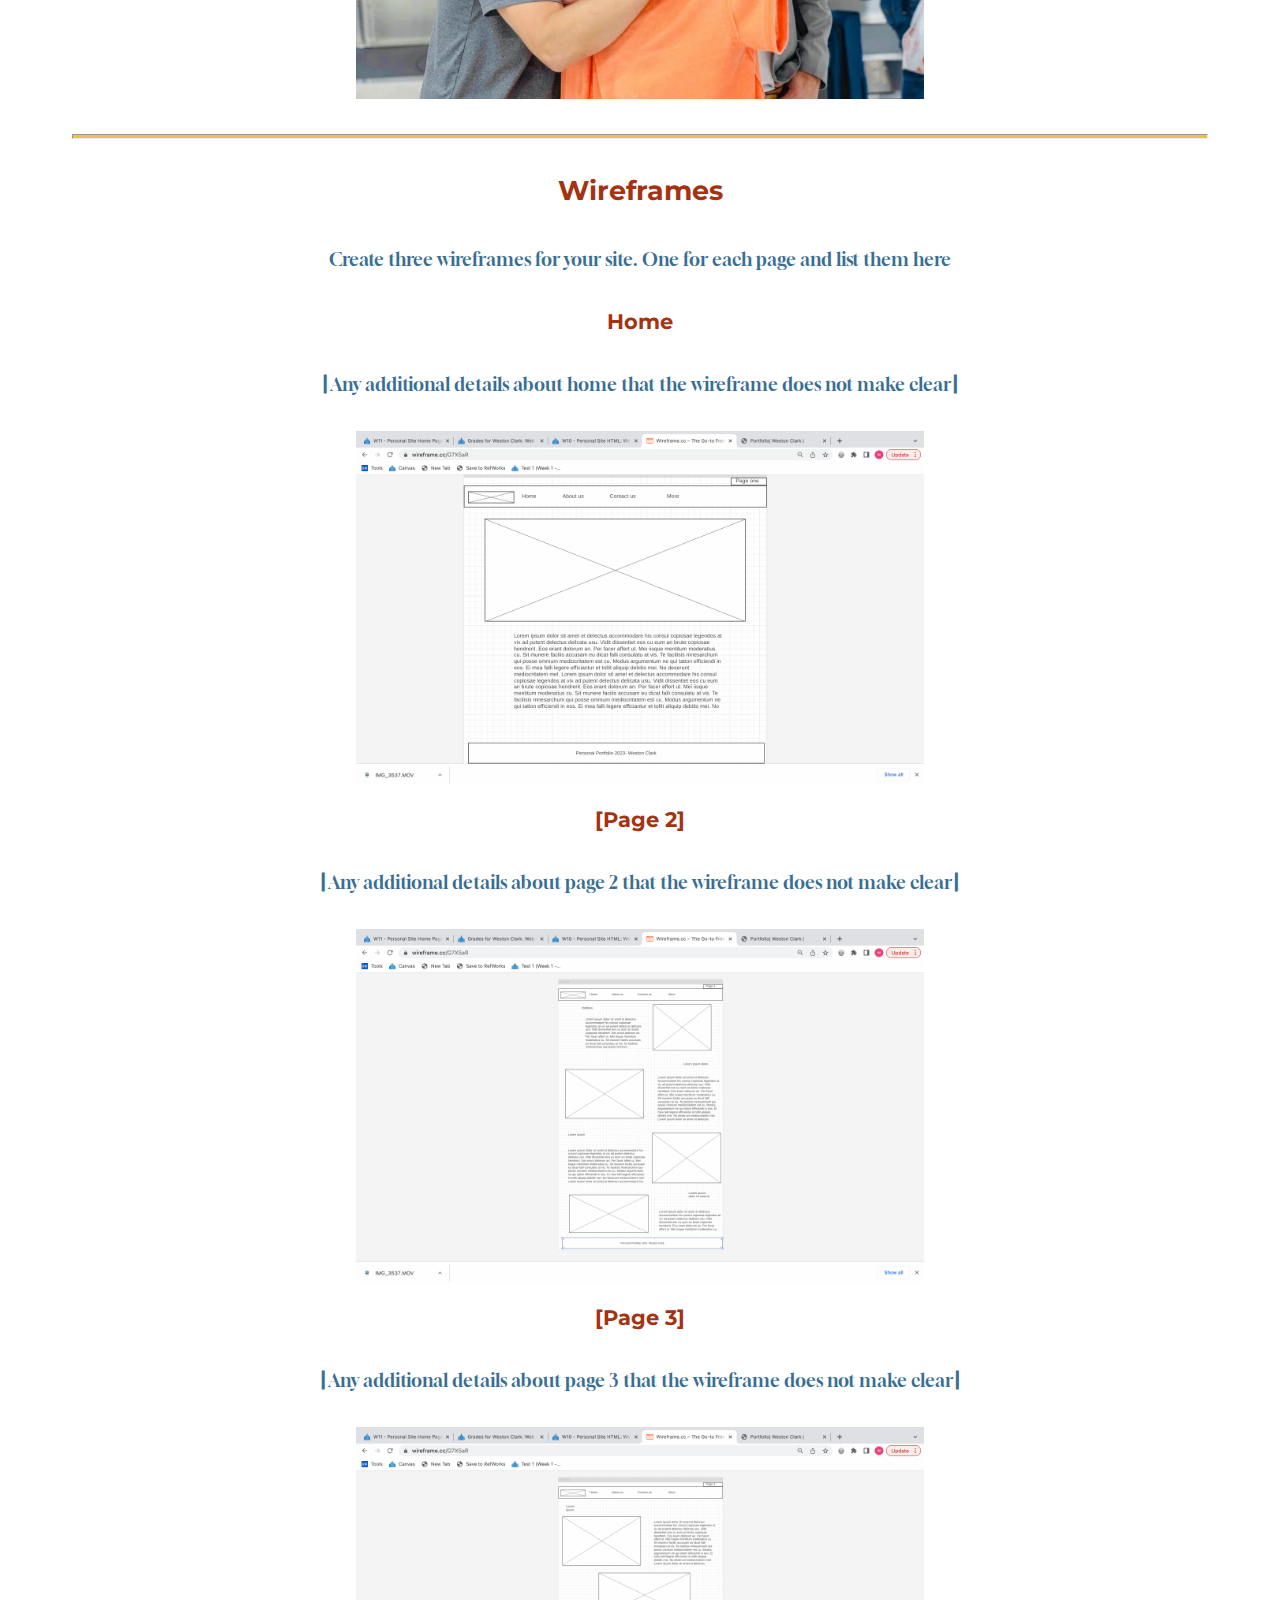
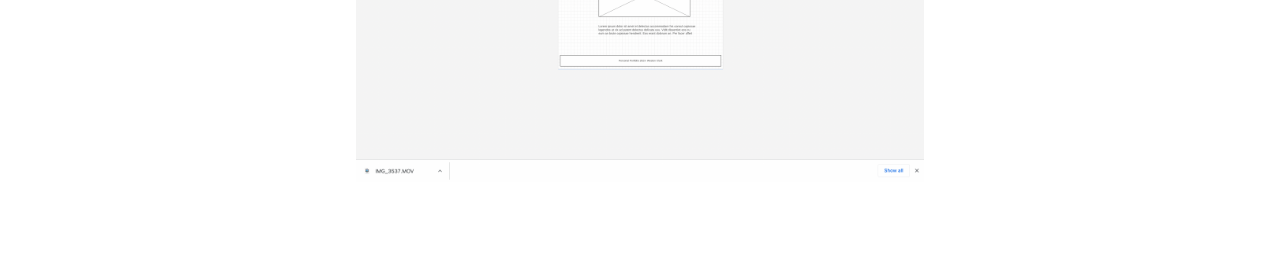
<file: site-plan.html>
<!DOCTYPE html>
<html lang="en">
<head>
    <meta charset="UTF-8">
    <meta name="viewport" content="width=device-width, initial-scale=1.0">
    <title>Document</title>
</head>
<body>
    <!DOCTYPE html>
<html lang="en-us">
    
  <head>
    <meta charset="utf-8">
    <title>Site Plan</title>
    <link type="text/css" rel="stylesheet" href="styles/site-plan.css">
  </head>

  <body>
    <header>
      <h1>[Personal Profile] Site Plan</h1>
      <h2>Weston Clark</h2>
      <h2>WDD 130-[section]</h2>
      <!-- In the header above, add the name or your site, your name and class number. For example if you are in section 3 you would put WDD 130.03 -->
    </header>
    <main>

      <!-- ------------------------Steps 2-3------------------------------ -->
      <hr>
      <h2>Overview</h2>
      <h3>Purpose</h3>
      <p>[My purpose of this page is to show you who I am! My life, accopmlishments, the things I love, and what makes me, me.]</p>  <!-- change this -->


      <h3>Audience</h3>
      <p>[Often times when we meet people we either forget things about them, or we don't learn everything we could have. Everyone has stories & experiences that have put them in various positions where they have grown. I decided to create this website portfolio with my resume, pictures, hobbies, and achievements I've completed in my life.]</p>  <!-- change this -->

      <hr>
      <h2>Branding</h2>
      <h3>Website Logo</h3>
      <!-- Replace this with some sort of logo for your site.  A logo can be as simple as the name of your site in a nice font :) -->
      <img src="images/westonclark.png" alt="image of my name">
      <hr>
      <h2>
        Style Guide
      </h2>

      <!-- ------------------------Steps 4-8------------------------------ -->

      <h3>
        Color Palette
      </h3>
      <!--  The colors you choose for a website are one of the most important decisions you will make. Follow the instructions on the activity in iLearn then return and replace the color codes below with the hex color codes (the 6 digit numbers that show at the bottom of each color) for the colors you have chosen below.  You should have at least 2 colors but do not have to fill in all 4 if you do not need them.  -->

      <!-- Copy and paste the URL to your finished palette below Make sure to paste it into both spots -->
      Palette URL: <a href="https://coolors.co/396e94-e7c24f-a43312-381d2a-aabd8c" target="_blank">https://coolors.co/396e94-e7c24f-a43312-381d2a-aabd8c</a>


      <table class="colors">
        <tr><th>Primary</th><th>Secondary</th><th>Accent 1</th><th>Accent 2</th></tr>
        <!-- Replace the numbers in the boxes below with your hex color codes. Then switch to the site-plan.css file and change your colors there as well. -->
        <tr><td class="primary">[#396E94]</td><td class="secondary">[#E7C24F]</td><td class="accent1">[#A43312]</td><td class="accent2"></td></tr>
      </table>

      <!-- ------------------------Step 9------------------------------ -->

      <h3>
        Typography
      </h3>
      <!-- Choose a font for your paragraphs (body copy) and headlines. What font(s) have you chosen? Why did you choose what you did?  Make sure to review the list of web safe fonts at W3Schools.org as a starting point.  Think also about which of your colors above you might use for background and font colors. -->

      <h4>
        Heading Font: [montserrat, sans-serif]  <!-- change this -->
      </h4>
      <h4>
        Paragraph Font: [Gloock, Gloock, sans-serif]  <!-- change this -->
      </h4>
      <h3>
        Normal paragraph example
      </h3>
      <p>
        Lorem ipsum dolor sit amet, consectetur adipiscing elit, sed do eiusmod tempor incididunt ut labore et dolore magna aliqua. Ut enim ad minim veniam, quis nostrud exercitation ullamco laboris nisi ut aliquip ex ea commodo consequat. Duis aute irure dolor in reprehenderit in voluptate velit esse cillum dolore eu fugiat nulla pariatur. Excepteur sint occaecat cupidatat non proident, sunt in culpa qui officia deserunt mollit anim id est laborum.
      </p>
      <h3>
        Colored paragraph example
      </h3>
      <p class="colored">
        Lorem ipsum dolor sit amet, consectetur adipiscing elit, sed do eiusmod tempor incididunt ut labore et dolore magna aliqua. Ut enim ad minim veniam, quis nostrud exercitation ullamco laboris nisi ut aliquip ex ea commodo consequat. 
      </p>

      <!-- ------------------------Step 10------------------------------ -->

      <h3>
        Navigation
      </h3>
      <!-- Think about how you want your navigation bar to look. In the site-plan.css file change the colors to your colors to get the look you desire. --> 
      <nav>
        <a href="#">Home</a>
        <a href="#">Page2</a>
        <a href="#">Page3</a>
      </nav>
      <hr>
      <h2>
        Site Map
      </h2>
      <div class="sitemap">
        <div class="sm-home">
          Home
        </div>
        <div class="sm-page2">
          [Page2] <!-- change this -->
        </div>
        <div class="sm-page3">
          [Page3]  <!-- change this -->
        </div>

        <div class="top">
          &nbsp;
        </div>
        <div class="left">
          &nbsp;
        </div>
        <div class="right">
          &nbsp;
        </div>

      </div>

      <!-- --------Content Section -------------- -->
      <hr>
      <h2>
        Content
      </h2>
      <h3>Home page</h3>
      <p>
        
This site is a portfolio about myself. I wanted to create this to document my life and to showcase who I am. In this site I have pictures of the things I love to do that make me excited! I normally don’t like talking about myself but this blog is going to be entirely about me. I hope this site will inspire others to try new things, get to know me, and learn about different interests. Everyone is different and we can all learn from others, that's a great part about sharing our lives with one another, is that in a way we can enhance or inspire someone else’s life.

      </p>
      <p>Images for the Home page</p>
        <img src="images/homepage.webp" alt="image for homepage me outside">
        <img src="images/sunsetdrive.webp" alt="image for homepage">

      </ul>
      <h3>[Hobbies]</h3>
      <p>
        I grew up skateboarding ever since I was a kid around 4 years old. I started with my brother’s and my uncle. We would go to the skatepark early in the morning and have a ton of fun. First it was a challenge but I started getting better and loved the idea of progressing and learning new tricks. I’ve since gone on to skateboard in multiple competitions and have had sponsors to support me along the way. Skateboarding to me has been a way for me to push myself, enjoy myself, and get creative. I think my favorite thing about skateboarding is being with friends and family while I ride. Sharing fun moments with one another is a blessed opportunity.
      </p>
      <p>
        Rock Climbing is one of the riskier things I enjoy doing. I started climbing with a really close friend of mine while I was in high school. I had an old harness and a pair of shoes with holes in them. We would climb at least two or three times a week and have the funnest time! Climbing is an outlet for me to learn control and focus. When I climb I feel like it gives me an opportunity to be in tune with my emotions, capabilities, and thoughts. Climbing gives me a sense of freedom. I started climbing outdoors during covid in 2019. Me and my buddy got super good deals on climbing gear and we sent out on a mission to find the raddest climbs in Tennessee we could. We had some big falls, learning curves, and fun while we climbed together. Climbing isn’t as easy as you think haha. Grateful for climbing as it’s brought me and my buddy Caleb really close together, we’ve built a relationship that’ll last decades. 


      </p>
      <p>Images for the Page 2</p>
        <img src="images/skateboard.webp" alt="image of skateboarding">
        <img src="images/climb.webp" alt="image of climbing">

      </ul>
      <h3>[Accomplishments]</h3>
      <p>
        I served a two year mission trip for The Church of Jesus Christ of Latter-Day Saints from 2020-2022. It was an incredible experience. Maybe the toughest thing i’ve ever done. As a missionary we went door to door sharing messages about the restored gospel of Jesus Christ. We’d reach out to people and friends in the church as much as we could. Our purpose was to share the message of the restoration of the gospel of Jesus Christ. As I did so I have felt closer to Christ than I ever have before. It was a remarkable experience to travel and visit people who are in need of help and be able to give that help to them. We would serve, listen, and pray for those in our areas.

      </p>
      <p>
        I’m so grateful for my mission trip because It taught me so many valuable lessons. One of those lessons is that God loves each and everyone of us. I recently returned a year ago from my mission trip and haven't regretted a bit of it. Taking two years out of my life for God, taught me more than I ever would have learned in those 2 years.

      </p>
      <p>Images for the Page 3</p>
        <img src="images/mission.webp" alt="image of missionary">
        <img src="images/mission2.webp" alt="image of me returning from my mission">

      </ul>
      <hr>
      <h2>
        Wireframes
      </h2>
      <p>
        Create three wireframes for your site. One for each page and list them here</p>

      <h3>Home</h3>
      <p>         
        [Any additional details about home that the wireframe does not make clear]
      </p>
      <img src="images/page1.png" alt="home page wireframe">

      <h3>[Page 2]</h3>
      <p>         
        [Any additional details about page 2 that the wireframe does not make clear]
      </p>
      <img src="images/page2.png" alt="page 2 wireframe">

      <h3>[Page 3]</h3>
      <p>         
        [Any additional details about page 3 that the wireframe does not make clear]
      </p>
      <img src="images/page3.png" alt="page 3 wireframe">
    </main>
  </body>

</html>
</body>
</html>
</file>
<file: styles/portfolio.css>
/*
# = select iD
. = SELECT CLASS
nav = select "nav" element (or so on)
div = select "div" elements
*/
@import url('https://fonts.googleapis.com/css2?family=Alegreya:wght@400;700;900&family=Gloock&family=Montserrat:wght@300;400&family=Raleway:wght@400;500&display=swap');
:root {
  /* change the values below to your colors from your palette */
  --primary-color: #A43312   ;
  --secondary-color: #666765 ;
  --accent1-color: #E7C24F;
  --accent2-color: white;

  /* change the values below to your chosen font(s) */
  --heading-font: "montserrat", sans-serif;
  --paragraph-font: Gloock, Gloock, sans-serif;

  /* these colors below should be chosen from among your palette colors above */
  --headline-color-on-white: #A43312;  /* headlines on a white background */ 
  --headline-color-on-color: white; /* headlines on a colored background */ 
  --paragraph-color-on-white: #396E94; /* paragraph text on a white background */ 
  --paragraph-color-on-color: white; /* paragraph text on a colored background */ 
  --paragraph-background-color: #396E94  ;
  --nav-link-color: #A43312;
  --nav-background-color: #E7C24F;
  --nav-hover-link-color: white;
  --nav-hover-background-color: #A43312;
}
body{
    margin: 0;
    font-family: var(--paragraph-font);
}

#content{
    max-width: 1600px;
    margin: 0 auto;
    align-items:center;
}

header {
    background-color: var(--secondary-color);
    display: grid;
    grid-template-columns: 150px 1fr;
}
#logo_link {
    padding-top: 2%;
    justify-self: center;
    align-self: center;
}

.logo {
    width: 80px;
    border-radius: 50%;
}

nav {
    display: flex;
    justify-content: space-around;
}

nav a {
    text-decoration: none;
    padding: 35px;
    color: var(--accent1-color);
}

nav a:hover, footer p a:hover {
    background-color: var(--nav-hover-background-color);
    color: var(--nav-hover-link-color);
}

#clark {
    width: 25%;
    
}

.home-main {
    text-align: center;
}

.home-main img {
    padding-top: 3%;
}

.home-main p {
    padding: 5%;
}

footer {
    background-color: var(--secondary-color);
    display: grid;
    grid-template-columns: 1fr 1fr;
    padding: 40px;
}

footer p:nth-of-type(1) {
    padding-left: 4%;
}

footer p a {
    text-decoration: none;
    padding: 35px;
    color: var(--accent1-color);
}

/* Accomplishments CSS */
.acc-main h2 {
    text-align: center  ;
}

.mission {
    display: grid;
    grid-template-columns: 1fr 1fr;
    padding: 5%;
}

.mission img {
    justify-self: center;
    align-self: center;
}

.mission p {
    justify-self: center;
    align-self: center;
}

.return {
    text-align: center;
}

.return p {
    padding: 5%;
}

/* Hobbies CSS */

.hobby{
    display: grid;
    grid-template-columns: 1fr 1fr ;
}

.hobby img{
    grid-column: 2/3;
    grid-row: 1/3;
    width: 80%;
    justify-self: center;
    align-self: center;
}

.hobby .reverse {
    grid-column: 1/2;
}

.info{
    padding: 10%;
    padding-top: 0;
}

.hobby h2{
    padding: 10%;
    padding-bottom: 0;
}
.hobb-main h1{
    text-align: center;
}
</file>
<file: styles/site-plan.css>
/* if you are using any Google fonts change the font names below to your fonts. 
Any spaces in your font name should be replaced with a +. 
Fonts are separated by a | */
@import url('https://fonts.googleapis.com/css2?family=Alegreya:wght@400;700;900&family=Gloock&family=Montserrat:wght@300;400&family=Raleway:wght@400;500&display=swap');
:root {
  /* change the values below to your colors from your palette */
  --primary-color: #A43312   ;
  --secondary-color: #A43312 ;
  --accent1-color: #E7C24F;
  --accent2-color: white;

  /* change the values below to your chosen font(s) */
  --heading-font: "montserrat", sans-serif;
  --paragraph-font: Gloock, Gloock, sans-serif;

  /* these colors below should be chosen from among your palette colors above */
  --headline-color-on-white: #A43312;  /* headlines on a white background */ 
  --headline-color-on-color: white; /* headlines on a colored background */ 
  --paragraph-color-on-white: #396E94; /* paragraph text on a white background */ 
  --paragraph-color-on-color: white; /* paragraph text on a colored background */ 
  --paragraph-background-color: #396E94  ;
  --nav-link-color: #A43312;
  --nav-background-color: #E7C24F;
  --nav-hover-link-color: white;
  --nav-hover-background-color: #A43312;
}


/*  Look around below...but DON'T CHANGE ANYTHING! */

body {
  max-width: 1200px;
  margin: 0 auto;
  padding: 4em;
  font-size: 18px;
  text-align: center;
}
img {
  display: block;
  margin: 0 auto;
}
h1, h2, h3, h4, h5, h6 {
  font-family: var(--heading-font);
  color: var(--headline-color-on-white);
}
h2 {
  text-align: center;
}
hr {
  height: 3px;
  margin: 35px 0;
  background: var(--accent1-color);
}
header {
  padding: 1em;
  text-align: center;
  color: var(--headline-color-on-color);
  background-color: var(--paragraph-background-color);
}
header > h1, header > h2 {
  color: var(--headline-color-on-color);
}

p {
  font-family: var(--paragraph-font);
  color: var(--paragraph-color-on-white);
  padding: 1em;
}
.colors {
  width: 100%;
  min-width: 350px;
  margin: 30px auto;
  text-align: center;
}
.colors th {
  background-color: #999;
}
.colors td{
  width: 25%;
  height: 3em;
}

.primary {
  background-color: var(--primary-color);
}
.secondary {
  background-color: var(--secondary-color);
}
.accent1 {
  background-color: var(--accent1-color);
}
.accent2{
  background-color: var(--accent2-color);
}

p.colored {
  background-color: var(--paragraph-background-color);
  color: var(--paragraph-color-on-color);
}

nav {
  background-color: var(--nav-background-color);
  line-height: 3em;
  text-align: center;
  font-size: 1.2em;
}
nav  {
  list-style-type: none;
  display: flex;

}
nav a {
  padding:1em;
  min-width: 120px;
  text-decoration: none;
  padding: 10px;

}
nav a:link, nav a:visited {
  color: var(--nav-link-color);
}
nav a:hover {
  color: var(--nav-hover-link-color);
  background-color: var(--nav-hover-background-color);
}

.sitemap {
  display: grid;
  justify-content: center;

  grid-template-columns: repeat(6, 15%);
  grid-template-rows: 3em 1.5em 1.5em 3em;
  grid-template-areas: ". . home home . ."
    ". . . top . ."
    ". left left right right ."
    "page2 page2 . . page3 page3";
}
.sitemap > div {

  text-align: center;

}
.sm-home {
  grid-area: home;
  background-color: #ccc;
  line-height: 3em;
}
.sm-page2 {
  grid-area: page2;
  background-color: #ccc;
  line-height: 3em;
}
.sm-page3 {
  grid-area: page3;
  background-color: #ccc;
  line-height: 3em;
}

.top {
  grid-area: top;
  border-left: 1px solid;
}

.left {
  grid-area: left;
  border-top: 1px solid;
  border-left: 1px solid;
}

.right {
  grid-area: right;
  border-top: 1px solid;
  border-right: 1px solid;
}

img {
  width: 50%;
}
</file>
